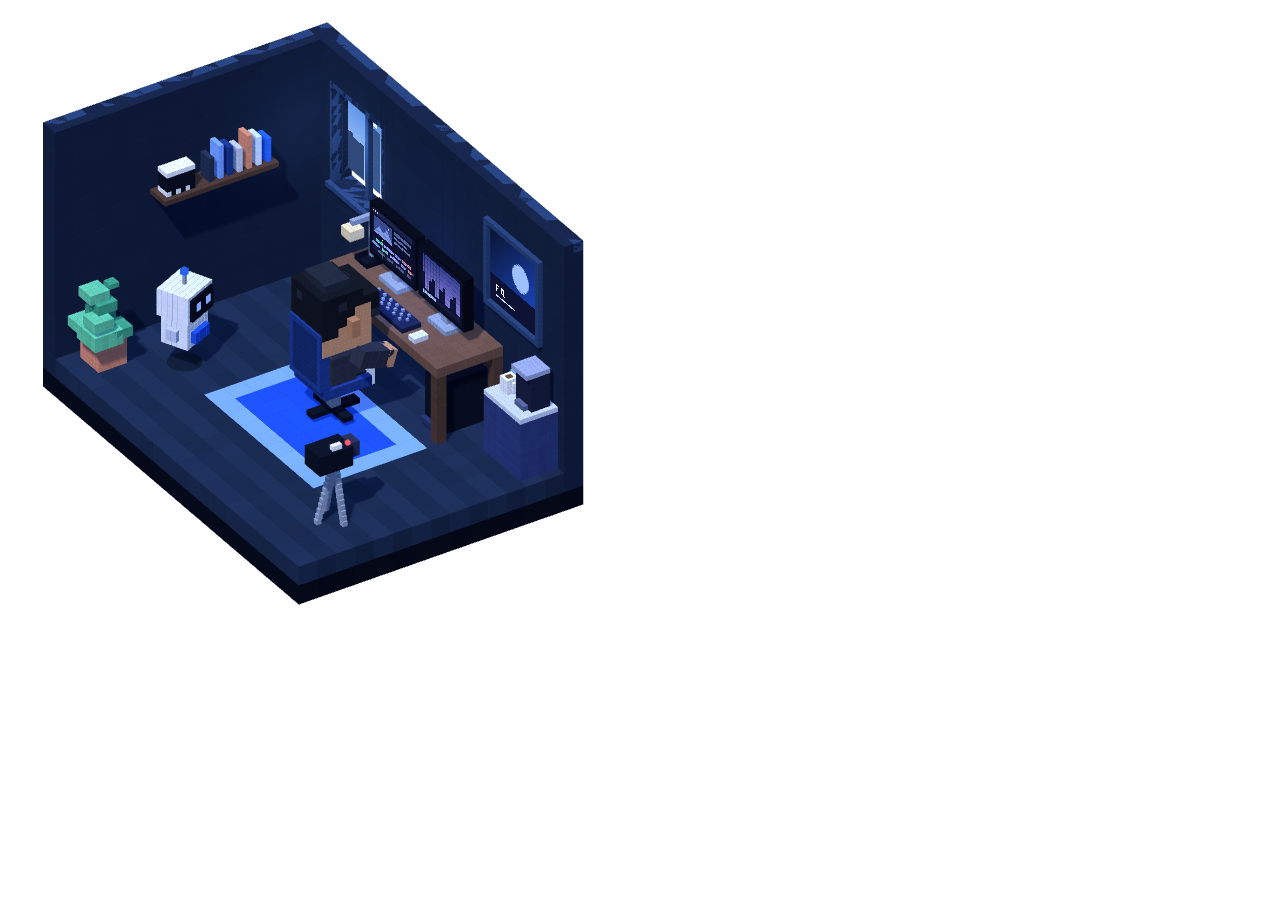
<file: tools/cameo.html>
<!doctype html>
<html lang="en" data-daypart="day"><head><meta charset="utf-8"><meta name="robots" content="noindex">
<title>Cameo renderer</title>
<!-- Renders the mini Fiqri stills used in Contact and the footer.
     Run: python3 -m http.server 4173 & node tools/render-cameos.mjs -->
<style>html,body{margin:0;background:transparent}#host{width:640px;height:640px}</style></head>
<body><div id="host"></div>
<script type="module">
import {mountVoxelStudio} from "../assets/voxel-studio.js";
window.__cameo=mountVoxelStudio(document.getElementById("host"),{reducedMotion:{matches:true}});
window.__ready=true;
</script></body></html>
</file>
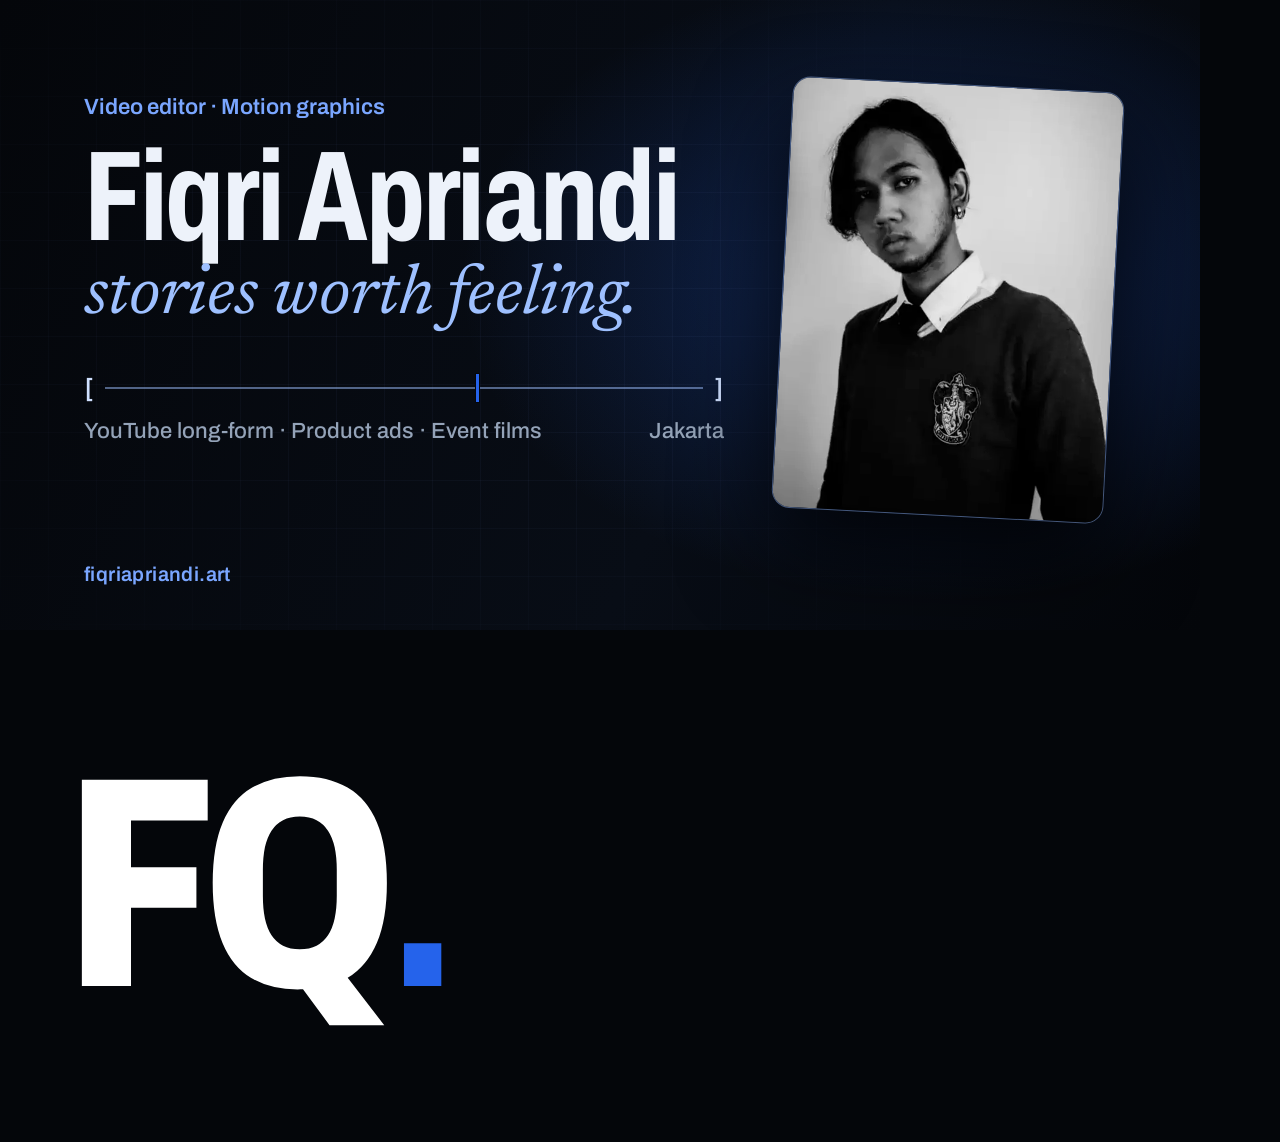
<file: tools/og.html>
<!doctype html>
<html lang="en"><head><meta charset="utf-8"><meta name="robots" content="noindex">
<title>Share card + icon renderer</title>
<!-- Renders assets/og-card.jpg (1200x630) and the favicons.
     Run: python3 -m http.server 4173 & node tools/render-brand.mjs -->
<link rel="stylesheet" href="../assets/design-system.css">
<style>
  html,body{margin:0;background:#04060a}
  .og{position:relative;width:1200px;height:630px;overflow:hidden;color:#edf2fa;font-family:"Archivo",sans-serif;
    background:radial-gradient(ellipse 55% 70% at 78% 45%,rgb(37 99 235/.32),transparent 72%),linear-gradient(115deg,#04060a,#080d16 60%,#04060a)}
  .og::before{content:"";position:absolute;inset:0;opacity:.55;
    background:linear-gradient(#8ea8ff14 1px,transparent 1px) 0 0/48px 48px,linear-gradient(90deg,#8ea8ff14 1px,transparent 1px) 0 0/48px 48px;
    -webkit-mask:radial-gradient(ellipse 70% 80% at 40% 50%,#000 30%,transparent 85%);mask:radial-gradient(ellipse 70% 80% at 40% 50%,#000 30%,transparent 85%)}
  .copy{position:absolute;left:84px;top:96px;width:640px}
  .chapter{font:600 22px/1 "Archivo",sans-serif;color:#7aa6ff;margin:0 0 22px}
  h1{margin:0;font:700 128px/.9 "Archivo",sans-serif;font-stretch:72%;letter-spacing:-.018em}
  h1 em{display:block;white-space:nowrap;font:italic 400 70px/1.05 "Newsreader",serif;color:#9ec0ff;letter-spacing:-.01em;margin-top:6px}
  .timeline{display:flex;align-items:center;gap:12px;margin-top:40px;color:#cfe0ff;font:600 26px/1 "Archivo",sans-serif}
  .line{position:relative;flex:1;height:2px;background:#9ec0ff80}
  .line i{position:absolute;left:62%;top:-13px;width:3px;height:28px;background:#2563eb;box-shadow:0 0 0 1px #04060a}
  .meta{display:flex;justify-content:space-between;margin-top:16px;font:500 22px/1.3 "Archivo",sans-serif;color:#94a3b8}
  .photo{position:absolute;right:86px;top:84px;width:330px;height:430px;border-radius:18px;overflow:hidden;border:1px solid #9ec0ff66;rotate:3deg;box-shadow:0 40px 90px #000c}
  .photo img{width:100%;height:100%;object-fit:cover;filter:grayscale(1) contrast(1.05)}
  .url{position:absolute;left:84px;bottom:46px;font:600 20px/1 "Archivo",sans-serif;color:#7aa6ff;letter-spacing:.02em}
  .icon{width:512px;height:512px;display:flex;align-items:center;justify-content:center;background:#04060a;
    font:800 300px/1 "Archivo",sans-serif;font-stretch:78%;letter-spacing:-.04em;color:#fff}
  .icon b{color:#2563eb}
</style></head>
<body>
<div class="og" id="og">
  <div class="copy">
    <p class="chapter">Video editor · Motion graphics</p>
    <h1>Fiqri Apriandi<em>stories worth feeling.</em></h1>
    <div class="timeline"><span>[</span><span class="line"><i></i></span><span>]</span></div>
    <div class="meta"><span>YouTube long-form · Product ads · Event films</span><span>Jakarta</span></div>
  </div>
  <div class="photo"><img src="../assets/fiqri-portrait-bw.webp" alt=""></div>
  <div class="url">fiqriapriandi.art</div>
</div>
<div class="icon" id="icon"><span>FQ<b>.</b></span></div>
</body></html>
</file>
<file: assets/design-system.css>
/* FQ / DESIGN SYSTEM (loads last) — see DESIGN.md for the reasons.

   Palette: blue-black. Three core colours (ink, night, steel) and ONE accent
   (cobalt). The old iris / violet tints are retired (owner, 2026-11-06).
   Mood follows the visitor's clock via html[data-daypart]. */

/* ---------- type (audit #9) ----------
   Archivo (Omnibus-Type, OFL), one variable family for everything. Its
   condensed widths come from the grotesque of film posters and end credits,
   so the big chapter headlines read like title cards; at normal width it is
   an even, readable text face. Newsreader Italic (Production Type, OFL) is
   the one human, editorial note: "worth feeling." Both are self-hosted. */
@font-face{
  font-family:"Archivo";font-style:normal;font-display:swap;
  font-weight:100 900;font-stretch:62% 125%;
  src:url("fonts/archivo-latin-wdth-normal.woff2") format("woff2-variations"),url("fonts/archivo-latin-wdth-normal.woff2") format("woff2");
  unicode-range:U+0000-00FF,U+0131,U+0152-0153,U+02BB-02BC,U+02C6,U+02DA,U+02DC,U+0304,U+0308,U+0329,U+2000-206F,U+20AC,U+2122,U+2191,U+2193,U+2212,U+2215,U+FEFF,U+FFFD;
}
@font-face{
  font-family:"Archivo";font-style:normal;font-display:swap;
  font-weight:100 900;font-stretch:62% 125%;
  src:url("fonts/archivo-latin-ext-wdth-normal.woff2") format("woff2-variations"),url("fonts/archivo-latin-ext-wdth-normal.woff2") format("woff2");
  unicode-range:U+0100-02BA,U+02BD-02C5,U+02C7-02CC,U+02CE-02D7,U+02DD-02FF,U+0304,U+0308,U+0329,U+1D00-1DBF,U+1E00-1E9F,U+1EF2-1EFF,U+2020,U+20A0-20AB,U+20AD-20C0,U+2113,U+2C60-2C7F,U+A720-A7FF;
}
@font-face{
  font-family:"Newsreader";font-style:italic;font-weight:400;font-display:swap;
  src:url("fonts/newsreader-latin-400-italic.woff2") format("woff2");
}
:root{--font-text:"Archivo",system-ui,sans-serif;--font-accent:"Newsreader","Times New Roman",serif}
body{font-family:var(--font-text)}
/* Title-card headlines: condensed, heavy, tracked just slightly tight. */
.hero h1,.section h2,#cinema-wrap .cinema-copy h2,#contact.contact h2,.intro h2,.directors-cut__title{
  font-family:var(--font-text)!important;font-stretch:72%!important;font-weight:700!important;
  letter-spacing:-.018em!important;
}
.hero h1{line-height:.92!important}
.section h2,#contact.contact h2{line-height:.98!important}
/* The italic accent stays a serif at normal width. */
.hero h1 em,.hero h1 em *{font-family:var(--font-accent)!important;font-style:italic!important;font-weight:400!important;font-stretch:100%!important;letter-spacing:-.01em!important}
.craft h3,.work-titleline h3{font-stretch:88%;letter-spacing:-.01em!important}
/* Condensed letters are narrower, so phones get a larger hero size. */
@media(max-width:620px){.hero h1{font-size:clamp(58px,17.5vw,84px)!important}}


:root{
  --c-ink:#04060a;          /* page ground: near-black with a blue cast */
  --c-night:#080d16;        /* section ground */
  --c-steel:#0e1727;        /* raised surfaces */
  --c-line:#1f2c41;         /* hairlines */
  --c-text:#edf2fa;
  --c-muted:#94a3b8;        /* 7.9:1 on ink */
  --c-blue:#2563eb;         /* the one accent; white text on it 5.2:1 */
  --c-blue-deep:#1d4ed8;    /* hover / pressed; white text 6.7:1 */
  --c-blue-soft:#7aa6ff;    /* accent text on dark, 8.4:1 on ink */
  --c-ice:#cfe0ff;          /* highlights, focus */
  --ambient:37 99 235;      /* rgb of the light falling on the stage */
  --ambient-a:.30;
  --horizon:255 255 255;    /* warm edge light at dawn / dusk */
  --horizon-a:0;
  --r-1:6px;                /* small controls */
  --r-2:12px;               /* buttons, cards, thumbnails */
  --r-3:18px;               /* big frames: showreel, portrait, project cards */

  /* legacy tokens other layers still read */
  --bg:var(--c-ink);--ink:var(--c-text);--sub:var(--c-muted);--line:var(--c-line);
  --surface:var(--c-steel);--surface-2:#132036;
  --accent:var(--c-blue-soft);--accent-strong:var(--c-blue);--accent-muted:#7aa6ff66;
  --fq-copper:var(--c-blue-soft);--fq-copper-light:var(--c-ice);--fq-ink:var(--c-ink);
  --fq-slate:var(--c-steel);--fq-text:var(--c-text);--fq-secondary:#b6c2d4;
  --ek-iris:var(--c-blue-soft);--ek-cyan:#9ec0ff;--ek-ink:var(--c-ink);--ek-blue:var(--c-blue);
}
/* Time of day. Same identity, different light: a lifted navy by day, warm
   horizon light at dawn and dusk, the deepest black at night. */
html[data-daypart="dawn"]{--c-ink:#05080f;--c-night:#0a1019;--ambient:72 120 230;--ambient-a:.30;--horizon:240 165 138;--horizon-a:.16}
html[data-daypart="day"]{--c-ink:#08101c;--c-night:#0c1626;--c-steel:#122036;--ambient:76 141 255;--ambient-a:.40}
html[data-daypart="dusk"]{--c-ink:#05070d;--c-night:#0a0f19;--ambient:42 91 215;--ambient-a:.32;--horizon:255 138 76;--horizon-a:.15}
html[data-daypart="night"]{--ambient:29 78 216;--ambient-a:.26}

body{background:var(--c-ink)!important;color:var(--c-text)}
::selection{background:var(--c-ice);color:#06101f}
button:focus-visible,a:focus-visible{outline:2px solid var(--c-ice)!important;outline-offset:4px}
.progress{background:linear-gradient(90deg,var(--c-blue),#9ec0ff)!important}

/* ---------- grounds ---------- */
.topbar{background:color-mix(in srgb,var(--c-ink) 84%,transparent)!important;border-bottom-color:#9ec0ff1f!important}
.hero{
  background:
    radial-gradient(ellipse 46% 74% at 82% 45%,rgb(var(--ambient)/var(--ambient-a)) 0%,transparent 78%),
    radial-gradient(ellipse 80% 40% at 50% 112%,rgb(var(--horizon)/var(--horizon-a)) 0%,transparent 70%),
    linear-gradient(113deg,var(--c-ink) 0%,var(--c-night) 52%,var(--c-ink) 100%)!important;
}
.hero .hero-ambience::before{
  background:radial-gradient(ellipse 50% 51% at 54% 44%,rgb(var(--ambient)/.55) 0%,rgb(var(--ambient)/.22) 34%,transparent 72%)!important;
}
.hero .hero-ambience::after{background:radial-gradient(ellipse at 60% 50%,rgb(var(--horizon)/calc(var(--horizon-a) * 2)),transparent 65%)!important}
#cinema-wrap{background:var(--c-ink)!important}
#cinema-wrap .cinema-stick{
  background:
    radial-gradient(ellipse 50% 60% at 52% 60%,rgb(var(--ambient)/calc(var(--ambient-a) * .9)),transparent 75%),
    linear-gradient(160deg,var(--c-ink),var(--c-night) 57%,var(--c-ink))!important;
}
#cinema-wrap .cinema-stick::before{
  background-image:radial-gradient(ellipse 35% 67% at 62% 57%,rgb(var(--ambient)/.28),transparent 81%)!important;
}
#work{
  background:
    radial-gradient(ellipse 38% 50% at 90% 3%,rgb(var(--ambient)/calc(var(--ambient-a) * .8)),transparent 73%),
    linear-gradient(180deg,var(--c-night) 0%,var(--c-ink) 100%)!important;
  border-color:#9ec0ff1f!important;
}
#work::before{background:radial-gradient(ellipse at center,rgb(var(--ambient)/.22),transparent 68%)!important}
.expertise{background:linear-gradient(168deg,var(--c-ink) 0%,var(--c-night) 60%,var(--c-ink) 100%)!important;border-color:#9ec0ff1f!important}
#about{background:radial-gradient(ellipse 33% 50% at 0 70%,rgb(var(--ambient)/.18),transparent 80%),var(--c-night)!important}
#contact.contact{
  border-top-color:#cfe0ff40!important;
  background:
    radial-gradient(ellipse 66% 92% at 98% 22%,rgb(var(--horizon)/var(--horizon-a)),transparent 65%),
    linear-gradient(121deg,var(--c-blue-deep) 0%,#173fb0 47%,#0a1a4a 100%)!important;
}
.footer,.footer-final-note{background:var(--c-ink)}

/* ---------- accent: one colour, used for the actions and the titles' echo ---------- */
.hero h1 em,.hero h1 em *{color:#9ec0ff!important}
#cinema-wrap .cinema-copy h2 .accent{color:#9ec0ff!important;text-shadow:none!important}
.eyebrow.accent,#work .eyebrow.accent,.expertise .eyebrow.accent,#about .eyebrow.accent,#about .career-item span{color:var(--c-blue-soft)!important}
#work .section-header .eyebrow.accent::before{background:var(--c-blue-soft)!important}
.button,.hero .button,.actions .button{
  background:var(--c-blue)!important;border-color:var(--c-blue)!important;color:#fff!important;
  box-shadow:none!important;border-radius:var(--r-2)!important;
}
.button:hover,.hero .button:hover{background:var(--c-blue-deep)!important;border-color:var(--c-blue-deep)!important}
.simple-link{border-bottom-color:#7aa6ff80!important}
.nav-cta,.topbar .links>a.nav-cta{border-color:#7aa6ff80!important;background:transparent!important;border-radius:var(--r-2)!important}
.nav-cta:hover{background:#2563eb26!important;border-color:var(--c-blue-soft)!important}
.topbar .logo i,.footer .logo i{color:var(--c-blue-soft)!important}
#work .filter[aria-pressed="true"]{border-bottom-color:var(--c-blue-soft)!important}
#work .filter:hover{border-bottom-color:#9ec0ff!important}
#work .work-card{border-color:#9ec0ff21!important}
#work .work-card:hover,#work .work-card:focus-within{border-color:#9ec0ff73!important;box-shadow:0 26px 60px #010409b9!important}
#work .work-media .work-play-cue{background:#0b1a3dcc!important;border-color:#cfe0ff99!important;backdrop-filter:none!important}
#work .work-card:hover .work-play-cue{background:var(--c-blue)!important}
#cinema-wrap .cinema-frame.showreel-shell{border-color:#9ec0ff8a!important;box-shadow:0 36px 95px #000000e6,0 0 90px rgb(var(--ambient)/.28)!important}
#cinema-wrap .montage-progress span,#cinema-wrap .showreel-shell>.montage-overlay .montage-progress span{background:#9ec0ff!important}
#cinema-wrap .cinema-view-work{background:#0b1730cc!important;border-color:#9ec0ff66!important;backdrop-filter:none!important}
#contact.contact .whatsapp-contact__icon,#contact.contact .whatsapp-contact__arrow,#contact.contact .whatsapp-contact__copy strong{color:var(--c-blue-deep)!important}
.mobile-menu{background:var(--c-steel)!important;border-color:#7aa6ff66!important;color:var(--c-text)!important;cursor:pointer;border-radius:var(--r-2)!important}
.portfolio-dialog,.directors-cut{background-color:var(--c-night)}

/* ---------- radius scale: 6 / 12 / 18 (no pills except round icon buttons) ---------- */
#cinema-wrap .float-reel-card__inner,.whatsapp-contact,#contact.contact .whatsapp-contact,.craft__frame{border-radius:var(--r-2)!important}
#cinema-wrap .cinema-frame.showreel-shell{border-radius:var(--r-3)!important}
#cinema-wrap .showreel-shell>.montage-overlay{border-radius:0 0 var(--r-3) var(--r-3)!important}
#work .work-card,#work .work-media{border-radius:var(--r-3)!important}
.portrait-card,.portrait-card__face,.portrait-card__outline{border-radius:var(--r-3)!important}
#cinema-wrap .montage-skip span,#cinema-wrap .montage-pause span{border-radius:var(--r-1)!important}

/* ---------- labels: one chapter system, no shouting ---------- */
.chapter-mark{
  text-transform:none!important;letter-spacing:.01em!important;
  font:600 14px/1.4 "Archivo",sans-serif!important;
}
.hero-top{justify-content:flex-end}
.hero-top .available{text-transform:none!important;letter-spacing:.01em!important;font-size:13px!important;color:#cfdcf0!important}
.hero-top .available .dot,.dot{background:var(--c-blue-soft)!important;box-shadow:none!important;animation:none!important}
#work .work-filter-status,#work .work-filter-status *{text-transform:none!important;letter-spacing:.01em!important;font-size:13px!important}
#about .career-item span{text-transform:none!important;letter-spacing:.01em!important}
.portrait-card__heading span,.portrait-card__foot span{text-transform:none!important;letter-spacing:.02em!important;font-size:12px!important}
.footer .replay,.footer a{text-transform:none!important;letter-spacing:.01em!important}

/* ---------- motion that never stops is gone (R-39) ---------- */
.hero .hero-ambience::before,.poster::after,.hero .portrait-card,.portrait-card,
.hero .poster.hero-photo-stage .portrait-card{animation:none!important}

/* ---------- touch targets ≥ 44px (R-03) ---------- */
.skip:focus{display:inline-flex;align-items:center;min-height:44px;padding:0 14px!important}
.simple-link,#contact.contact .linkedin-contact,.linkedin-contact{display:inline-flex!important;align-items:center;min-height:44px;padding-block:0!important}
.logo{display:inline-flex!important;align-items:center;justify-content:center;min-width:44px;min-height:44px}
.footer .replay,.footer .footer-top{display:inline-flex;align-items:center;min-height:44px;padding:0 4px}
#cinema-wrap .montage-skip,#cinema-wrap .montage-pause,
#cinema-wrap .showreel-shell>.montage-overlay .montage-skip,#cinema-wrap .showreel-shell>.montage-overlay .montage-pause{
  min-width:44px!important;min-height:44px!important;width:auto!important;height:auto!important;
  display:inline-flex!important;align-items:center;justify-content:center;
  padding:0!important;background:transparent!important;border:0!important;
  cursor:pointer;pointer-events:auto!important;color:#e9f1ff;
}
#cinema-wrap .montage-pause span{
  display:inline-block;padding:5px 10px;border:1px solid #9ec0ff66;
  font:600 11px/1 "Archivo",sans-serif;letter-spacing:.02em;background:#0b1730;
}
#cinema-wrap .montage-pause[aria-pressed="true"] span{background:var(--c-blue);border-color:var(--c-blue)}
#cinema-wrap .montage-actions{gap:4px!important;align-items:center}
#about .fq-studio__button{min-height:44px!important;border-radius:var(--r-2)!important}
#about .fq-studio__button[aria-pressed="true"]{background:var(--c-blue)!important;border-color:var(--c-blue)!important;color:#fff!important}
#about .fq-studio__button.fq-studio__pause{background:transparent!important;border-style:dashed!important}
#about .fq-studio__button.fq-studio__pause[aria-pressed="true"]{background:#2563eb33!important;color:#fff!important}
@media(max-width:700px){
  #cinema-wrap .montage-pause span,#cinema-wrap .montage-skip span{padding:5px 8px!important;font-size:10px!important}
}

/* ---------- portrait back: one small line in the corner (owner, K6) ---------- */
.hero .portrait-card .portrait-card__face--back,.poster.hero-photo-stage .portrait-card__face--back{
  display:block!important;
  background:linear-gradient(160deg,var(--c-steel),var(--c-ink))!important;
  border-color:#9ec0ff55!important;
}
.hero .portrait-card__face--back::before,.hero .portrait-card__face--back::after,
.portrait-card__face--back::before,.portrait-card__face--back::after{content:none!important;display:none!important}
.portrait-card__back-line{
  position:absolute;left:24px;bottom:22px;right:40%;margin:0;
  font:500 13px/1.5 "Archivo",sans-serif;color:#c3cfdf;letter-spacing:0;
}

/* ---------- What I do: evidence, not three identical cards (R-14) ---------- */
.expertise .crafts{
  display:grid;grid-template-columns:minmax(0,1.35fr) minmax(0,1fr);
  grid-template-rows:auto auto;gap:22px 40px;margin-top:8px;
}
.craft{border-top:1px solid var(--c-line);padding-top:22px;display:grid;gap:16px;align-content:start}
.craft--lead{grid-row:span 2;gap:22px}
.craft h3{margin:0 0 8px;font:600 clamp(22px,2.2vw,30px)/1.15 "Archivo",sans-serif;letter-spacing:-.03em;color:var(--c-text)}
.craft--lead h3{font-size:clamp(28px,3.2vw,44px)}
.craft p{margin:0;max-width:52ch;color:#b6c2d4;font-size:15px;line-height:1.65}
.craft__work{display:grid;grid-template-columns:repeat(auto-fit,minmax(200px,1fr));gap:14px}
.craft:not(.craft--lead) .craft__work{grid-template-columns:minmax(0,1fr)}
.craft:not(.craft--lead){grid-template-columns:minmax(0,1fr) minmax(0,.9fr);align-items:start}
.craft__clip{
  display:grid;gap:4px;padding:0;border:0;background:none;color:inherit;text-align:left;
  cursor:pointer;font:inherit;
}
.craft__frame{
  display:block;position:relative;overflow:hidden;aspect-ratio:16/9;
  background:linear-gradient(135deg,var(--c-steel),#0a1424);border:1px solid #9ec0ff26;
}
.craft__frame img{width:100%;height:100%;object-fit:cover;display:block;transition:transform .35s ease}
.craft__frame::after{
  content:"▶";position:absolute;left:12px;bottom:10px;
  font-size:11px;color:#fff;padding:5px 8px;border-radius:var(--r-1);background:#04060acc;
}
.craft__clip:hover .craft__frame img,.craft__clip:focus-visible .craft__frame img{transform:scale(1.03)}
.craft__clip:hover .craft__frame{border-color:#9ec0ff80}
.craft__name{font:600 14px/1.35 "Archivo",sans-serif;color:var(--c-text);margin-top:6px}
.craft__kind{font-size:13px;color:var(--c-muted)}
@media(max-width:900px){
  .expertise .crafts{grid-template-columns:minmax(0,1fr)}
  .craft--lead{grid-row:auto}
  .craft:not(.craft--lead){grid-template-columns:minmax(0,1fr)}
}

/* ---------- gallery when a poster cannot load: quiet, not broken (R-27) ---------- */
#work .work-media:not(.has-poster) .art{display:none!important}
/* hidden (failed) thumbnails really disappear; their frame stays */
.craft__frame img[hidden],#cinema-wrap .float-reel-card__poster[hidden],#work .work-poster[hidden]{display:none!important}
#work .work-media:not(.has-poster){
  background:
    repeating-linear-gradient(90deg,transparent 0 23px,#9ec0ff0d 23px 24px),
    linear-gradient(150deg,var(--c-steel),var(--c-ink))!important;
}

/* ---------- Chapter One accents in the new palette ---------- */
#cinema-wrap .float-reel-card.is-source .float-reel-card__inner{border-color:var(--c-ice)!important;box-shadow:0 24px 62px #000000d9,0 0 0 1px #cfe0ff40!important}
#cinema-wrap .float-reel-card.is-source .float-reel-card__meta span:first-child{color:var(--c-ice)!important}
#cinema-wrap .float-reel-card__go{color:var(--c-blue-soft)!important;font-size:9px!important}
#cinema-wrap .float-reel-card__meta{background:#0b1426!important}
#cinema-wrap .float-reel-card__inner{background:#0b1426!important;border-color:#9ec0ff8c!important}

@media(prefers-reduced-motion:reduce){
  .craft__frame img{transition:none}
}

/* ---------- glow: two focal points only (audit #11, R-13) ----------
   1. the showreel frame (the film is the subject), 2. the portrait on hover.
   Everything else loses its coloured halo and keeps a plain elevation shadow. */
.hero .portrait-card__face,.hero .portrait-card__face--front,.hero .portrait-card__outline,
.poster.hero-photo-stage .portrait-card__face{box-shadow:0 30px 80px #000000b3!important}
.hero .portrait-card__outline{box-shadow:none!important}
#cinema-wrap .float-reel-card:hover .float-reel-card__inner,
#cinema-wrap .float-reel-card:focus-within .float-reel-card__inner{box-shadow:0 26px 64px #000000d9!important}
#cinema-wrap .float-reel-card.is-source .float-reel-card__inner{box-shadow:0 24px 62px #000000d9!important}
#cinema-wrap .showreel-shell>.montage-overlay{box-shadow:0 20px 52px #000000b3!important}
#contact.contact .mail{text-shadow:none!important}
@media(hover:hover) and (pointer:fine){
  .hero .portrait-card:hover .portrait-card__face--front{box-shadow:0 43px 112px #000d,0 0 64px rgb(var(--ambient)/.45)!important}
}

/* ---------- glass: topbar + the Chapter One lens only (audit #13, R-10) ---------- */
dialog.portfolio-dialog::backdrop,dialog.directors-cut::backdrop{background:#02040acc!important;backdrop-filter:none!important;-webkit-backdrop-filter:none!important}
#cinema-wrap .showreel-sound,.fq-studio{backdrop-filter:none!important;-webkit-backdrop-filter:none!important}

/* WhatsApp: the real glyph (Simple Icons, CC0) at a square size, never squeezed. */
#contact.contact .whatsapp-contact__icon,.whatsapp-contact__icon{
  width:26px!important;height:26px!important;min-width:26px;aspect-ratio:1;flex:0 0 26px!important;
  fill:currentColor;stroke:none!important;
}

/* Showreel paused: our still of the current project, not YouTube's paused UI. */
#cinema-wrap .showreel-shell.is-user-paused .montage-stream{opacity:0!important;transition:opacity .2s ease!important}
#cinema-wrap .showreel-shell.is-user-paused .montage-fallback{
  background-size:cover,cover!important;background-position:center,center!important;background-repeat:no-repeat!important;
  opacity:1!important;z-index:4!important;
}


/* ---------- Mini Fiqri cameos (rendered from the voxel room) ---------- */
#contact.contact .shell{position:relative}
.fq-cameo--contact{
  position:absolute;right:2%;bottom:-8px;z-index:1;
  width:clamp(170px,19vw,270px);
  /* he is the pause button for his own loop */
  margin:0;padding:0;border:0;background:none;color:inherit;cursor:pointer;border-radius:var(--r-2);
  -webkit-tap-highlight-color:transparent;
}
.fq-cameo--contact:disabled{cursor:default}
.fq-cameo--contact:focus-visible{outline:2px solid var(--c-ice);outline-offset:4px}
.fq-cameo--contact img{display:block;width:100%;height:auto;image-rendering:auto;filter:drop-shadow(0 18px 24px #00000059)}
@media(max-width:700px){
  .fq-cameo--contact{right:0;bottom:auto;top:-6px;width:108px}
}
/* a contact shadow so he stands on the section, not floats over it */
.fq-cameo--contact::after{
  content:"";position:absolute;left:18%;right:22%;bottom:2px;height:14px;z-index:-1;
  background:radial-gradient(ellipse at center,#0006 0%,transparent 70%);
}

/* Native reel clips (assets/reel-native.js): the owner's own footage fills the frame. */
#cinema-wrap .showreel-shell .montage-stream .montage-native{
  position:absolute;inset:0;width:100%;height:100%;object-fit:cover;display:block;
  pointer-events:none;background:#04060a;
}

/* Colour grade before-after (assets/grade-compare.js) */
.grade-compare{margin:22px 0 0}
.grade-compare[hidden]{display:none!important}
.grade-compare__title{margin:0 0 10px;font:600 15px/1.3 var(--font-text);color:var(--c-text)}
.grade-compare__frame{
  --pos:50%;position:relative;aspect-ratio:16/9;overflow:hidden;
  border-radius:var(--r-2);border:1px solid #9ec0ff40;background:var(--c-steel);
}
.grade-compare__frame img{position:absolute;inset:0;width:100%;height:100%;object-fit:cover;display:block}
.grade-compare__before{clip-path:inset(0 calc(100% - var(--pos)) 0 0)}
.grade-compare__handle{
  position:absolute;top:0;bottom:0;left:var(--pos);width:2px;translate:-1px 0;background:#fff;
  box-shadow:0 0 0 1px #0008;pointer-events:none;
}
.grade-compare__handle::after{
  content:"";position:absolute;top:50%;left:50%;width:30px;height:30px;translate:-50% -50%;
  border-radius:50%;background:#fff;box-shadow:0 4px 14px #0009;
}
.grade-compare__label{
  position:absolute;top:10px;padding:4px 8px;border-radius:var(--r-1);
  background:#04060acc;color:#fff;font:600 11px/1 var(--font-text);letter-spacing:.02em;pointer-events:none;
}
.grade-compare__label--before{left:10px}
.grade-compare__label--after{right:10px}
.grade-compare__range{
  position:absolute;inset:0;width:100%;height:100%;margin:0;opacity:0;cursor:ew-resize;
  -webkit-appearance:none;appearance:none;background:transparent;
}
.grade-compare__range:focus-visible + *,.grade-compare__frame:focus-within{outline:2px solid var(--c-ice);outline-offset:3px}

/* About: working with AI. A full-width row under the room and the bio, so
   neither column is left with a tall empty gap: label, then three short
   paragraphs side by side (stacked on phones). */
#about .ai-note{
  display:grid;grid-template-columns:minmax(0,.6fr) minmax(0,1.35fr) minmax(0,1fr) minmax(0,1fr);gap:clamp(20px,2.6vw,44px);align-items:start;
  margin-top:clamp(48px,6vw,84px);padding-top:clamp(22px,2.4vw,32px);border-top:1px solid #9ec0ff1f;
}
#about .ai-note__title{margin:0;font:600 clamp(17px,1.5vw,21px)/1.25 var(--font-text);color:var(--c-blue-soft);letter-spacing:-.005em}
#about .ai-note p{margin:0;max-width:none;font-size:clamp(15px,1.05vw,16.5px)!important;line-height:1.6!important;letter-spacing:0!important}
@media(max-width:1000px){
  #about .ai-note{grid-template-columns:minmax(0,1.35fr) minmax(0,1fr) minmax(0,1fr)}
  #about .ai-note__title{grid-column:1/-1}
}
@media(max-width:700px){
  #about .ai-note{grid-template-columns:1fr;gap:12px}
}

/* Chapter One mixes the owner's own clips (<video>) with YouTube embeds in the
   same two panels: each panel shows whichever source its current shot uses. */
#cinema-wrap .showreel-shell .montage-stream:not(.is-native) .montage-native{visibility:hidden}
#cinema-wrap .showreel-shell .montage-stream.is-native iframe{visibility:hidden}
/* Next while the following shot loads */
#cinema-wrap .montage-skip.is-busy{opacity:.6;cursor:progress}
</file>
